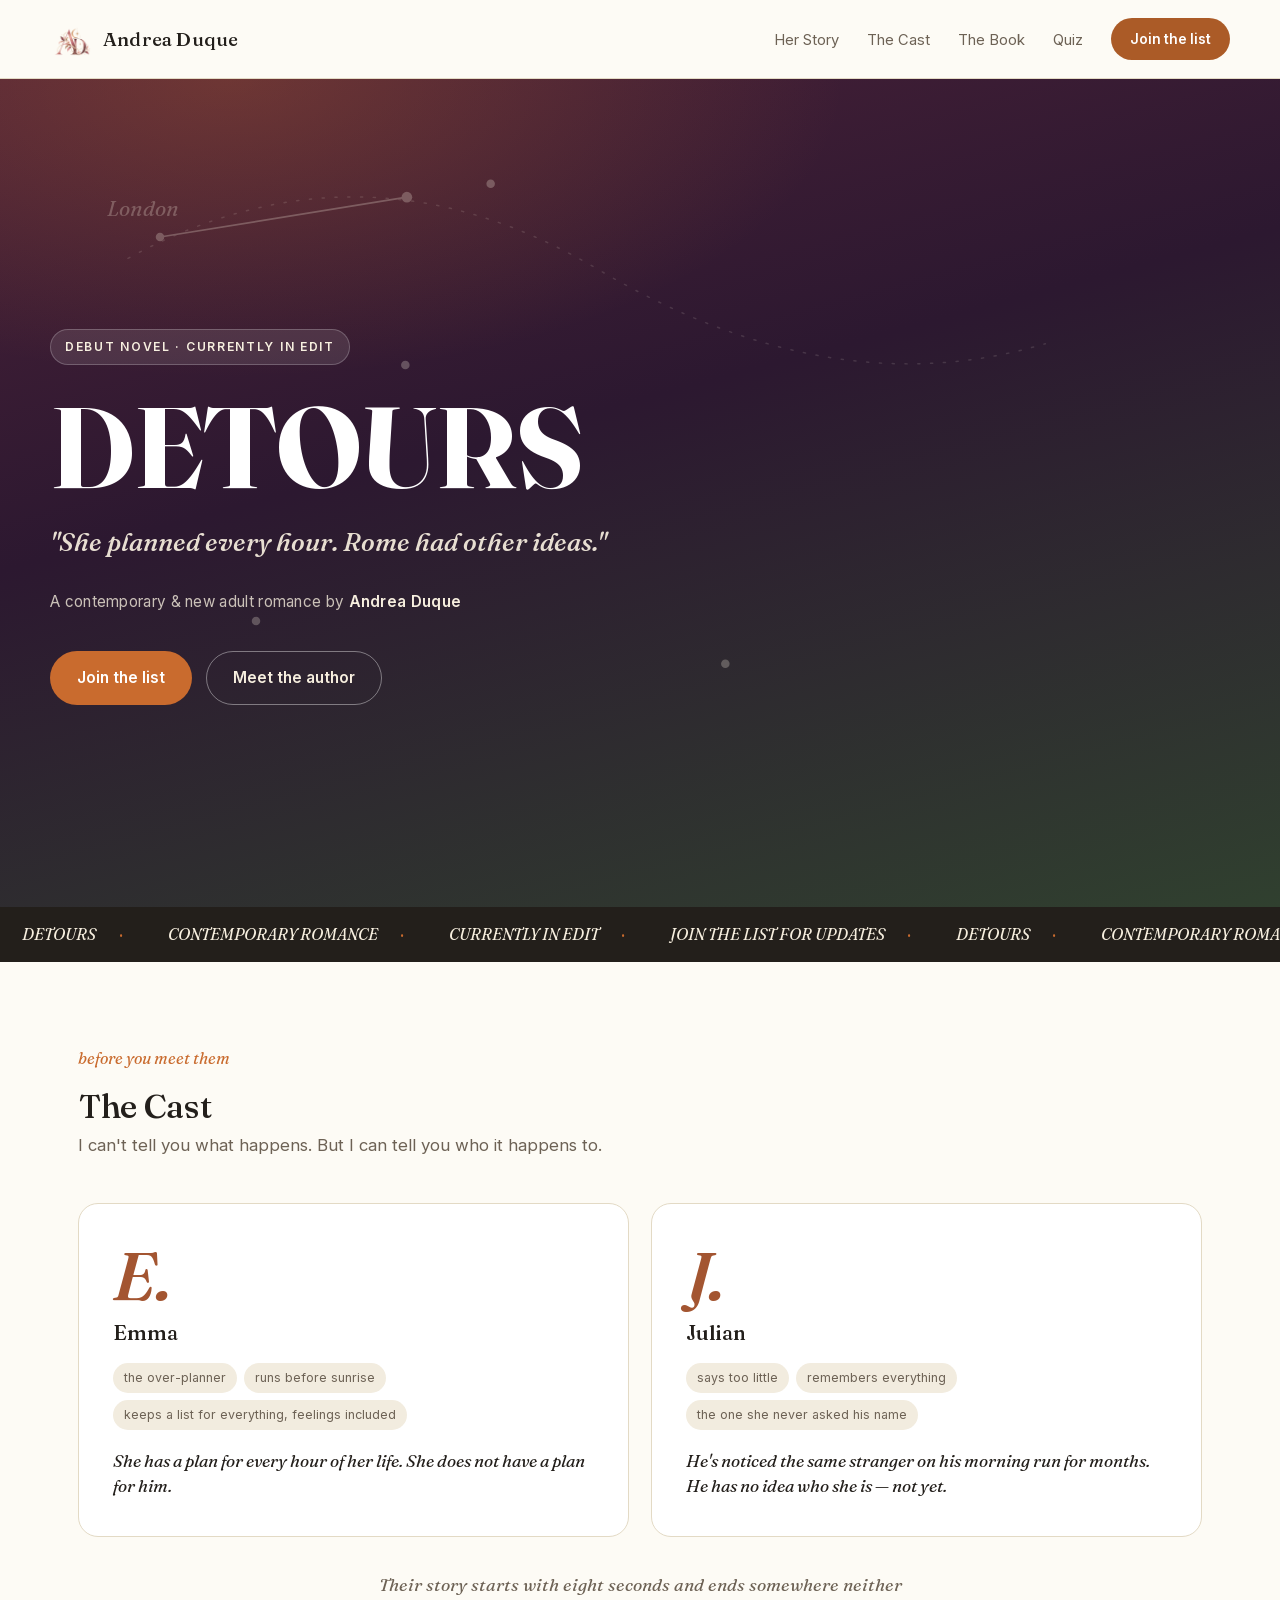
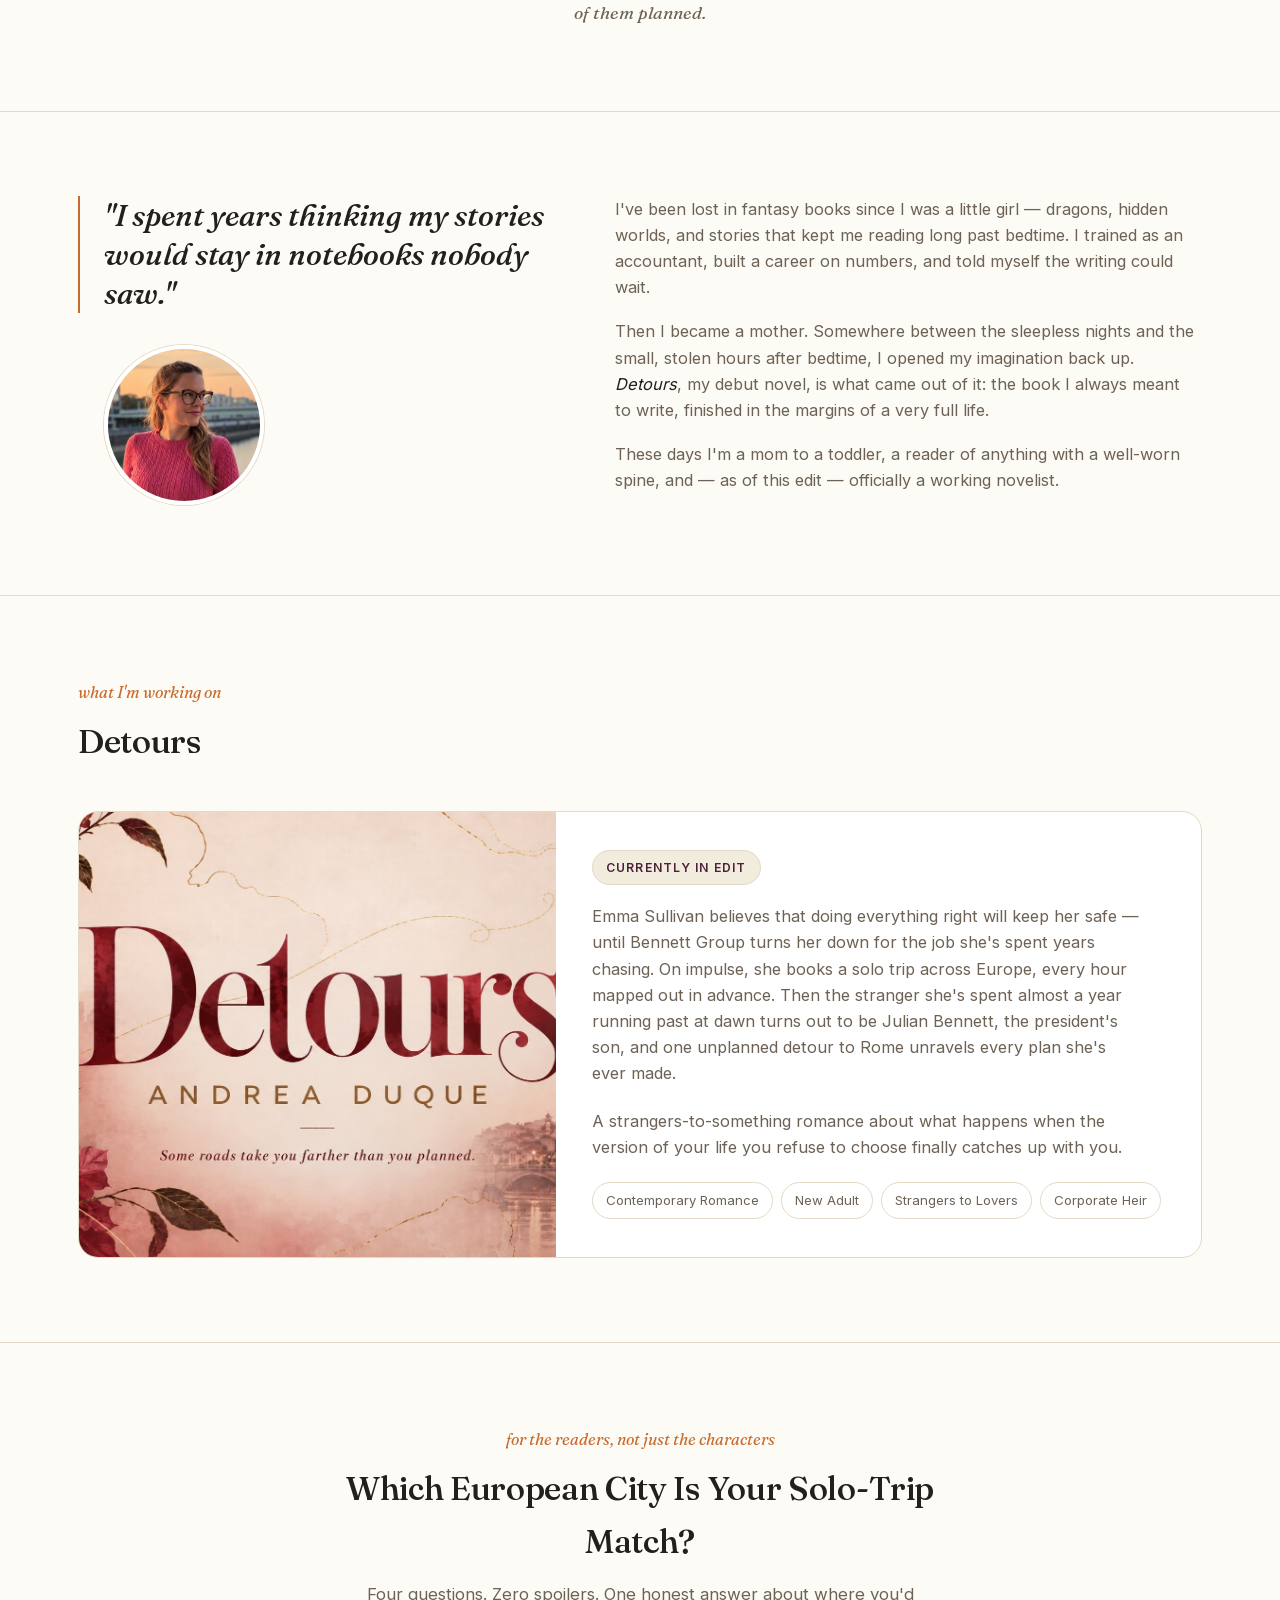
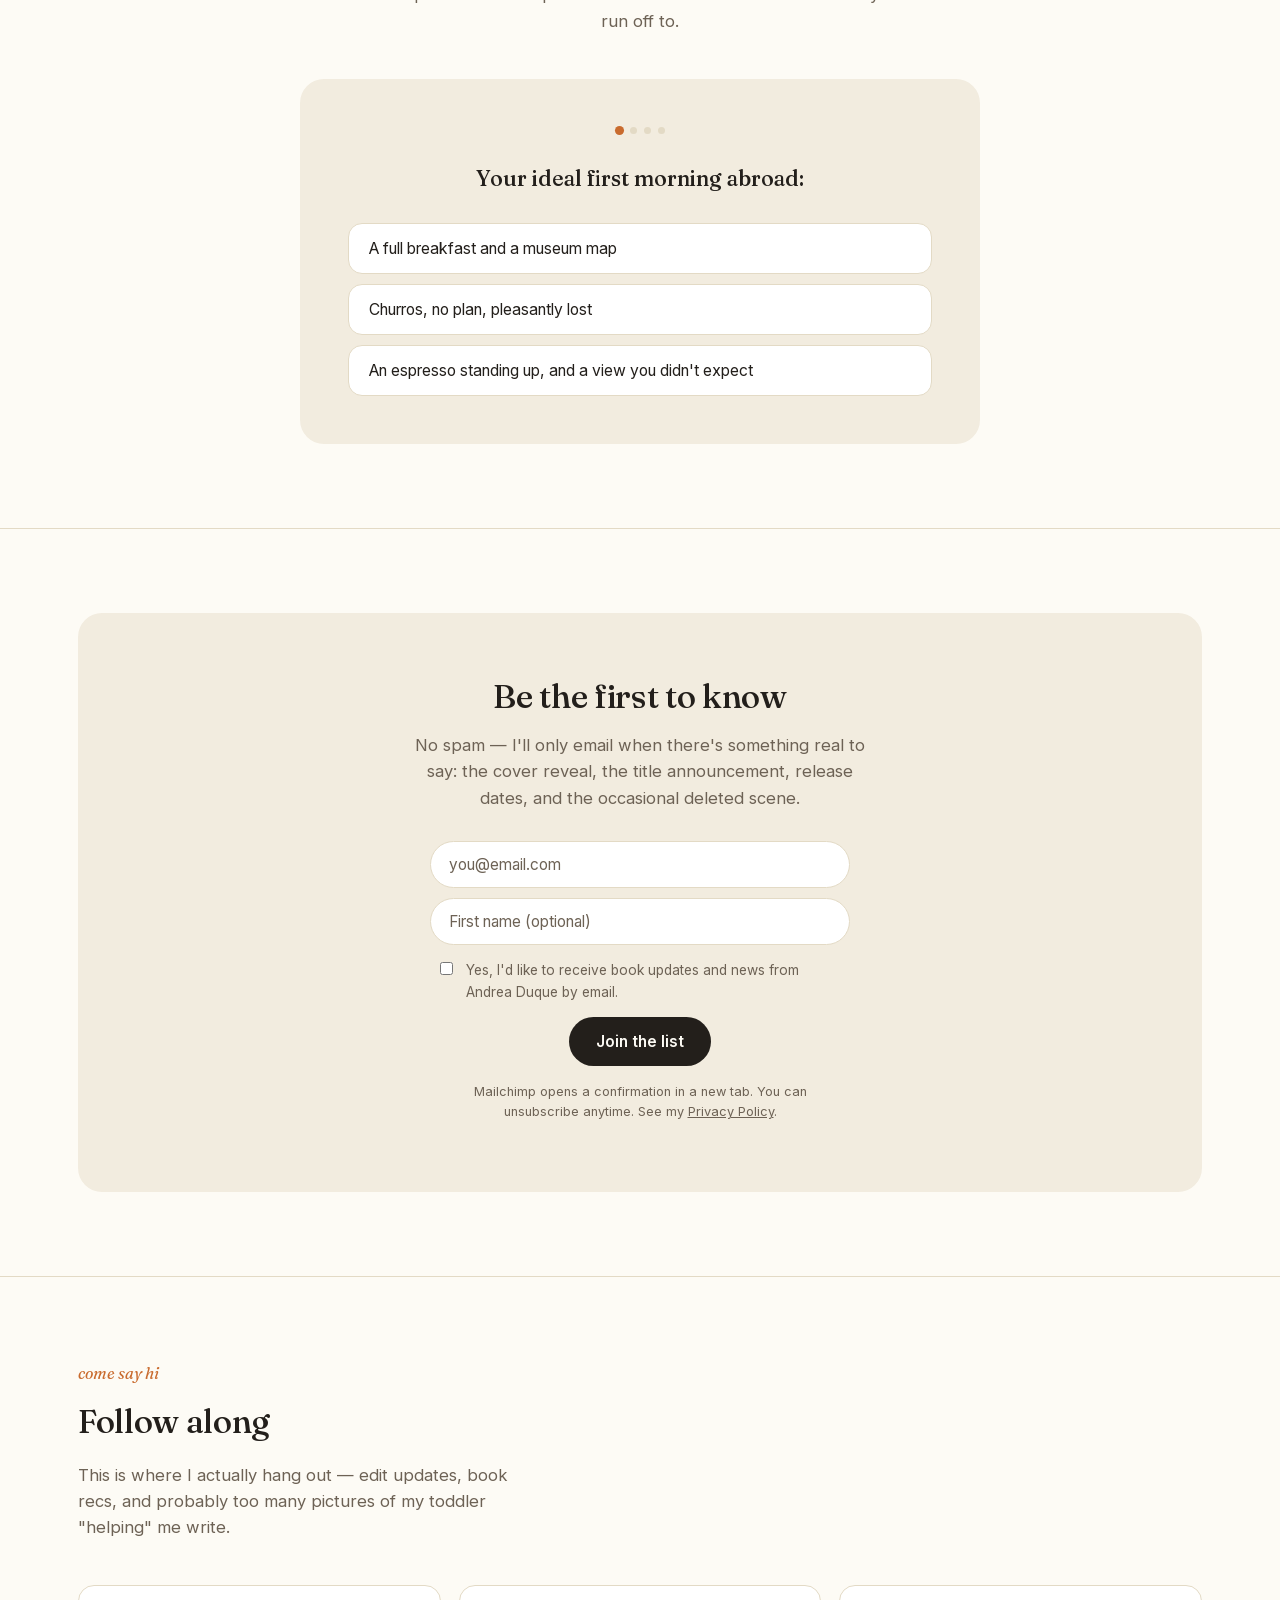
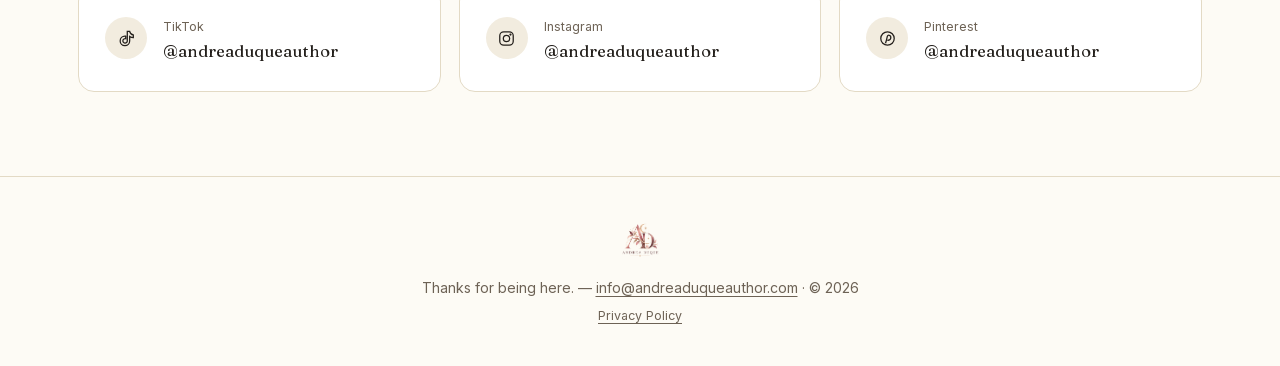
<file: index.html>
<!doctype html>
<html lang="en">
<head>
<meta charset="utf-8">
<meta http-equiv="Content-Security-Policy" content="default-src 'none'; script-src 'unsafe-inline'; style-src 'self' 'unsafe-inline'; font-src 'self'; img-src 'self' data:; base-uri 'none'; form-action https://andreaduqueauthor.us17.list-manage.com; object-src 'none'">
<meta name="referrer" content="strict-origin-when-cross-origin">
<meta name="viewport" content="width=device-width,initial-scale=1,viewport-fit=cover">
<title>Andrea Duque — Author of Detours</title>
<meta name="description" content="Andrea Duque writes contemporary & new adult romance. Her debut novel, Detours, is currently in edit — join the list for the cover reveal and release news.">
<meta name="robots" content="index,follow">
<link rel="canonical" href="https://andreaduqueauthor.com/">
<meta property="og:url" content="https://andreaduqueauthor.com/">
<meta name="author" content="Andrea Duque">
<meta property="og:type" content="website">
<meta property="og:title" content="Andrea Duque — Author of Detours">
<meta property="og:description" content="Contemporary & new adult romance. Debut novel Detours, currently in edit.">
<meta property="og:site_name" content="Andrea Duque">
<meta property="og:image" content="https://andreaduqueauthor.com/og-image.jpg">
<meta property="og:image:width" content="1200">
<meta property="og:image:height" content="630">
<meta property="og:image:alt" content="Detours by Andrea Duque. Some roads take you farther than you planned. Watercolor artwork of the New York skyline and Rome.">
<meta name="twitter:card" content="summary_large_image">
<meta name="twitter:title" content="Andrea Duque — Author of Detours">
<meta name="twitter:description" content="Contemporary & new adult romance. Debut novel Detours, currently in edit.">
<meta name="twitter:image" content="https://andreaduqueauthor.com/og-image.jpg">
<meta name="twitter:image:alt" content="Detours by Andrea Duque. Some roads take you farther than you planned.">
<link rel="icon" href="/favicon.ico" sizes="any">
<link rel="icon" type="image/png" sizes="192x192" href="/icon-192.png">
<link rel="apple-touch-icon" href="/apple-touch-icon.png">
<link rel="stylesheet" href="/fonts/fonts.css">
<script type="application/ld+json">
{
  "@context": "https://schema.org",
  "@type": "Person",
  "name": "Andrea Duque",
  "jobTitle": "Author",
  "description": "Contemporary & new adult romance author, debut novel Detours.",
  "sameAs": [
    "https://www.tiktok.com/@andreaduqueauthor",
    "https://www.instagram.com/andreaduqueauthor",
    "https://www.pinterest.com/andreaduqueauthor"
  ]
}
</script>
<style>
/* ============================================================
   DESIGN PLAN — v3
   Brief: "more like rebeccayarros.com / sarahjmaas.com" — bold,
   dramatic, confident big-author energy for the hero and a
   recurring title treatment, while staying honest about being
   a debut (no bestseller badges, no fake reviews, no cover art
   that doesn't exist yet). The rest of the page stays the clean
   cream editorial layout from the last round.

   Color — "modern fall": plum, pumpkin, warm greige, charcoal
   green. Body stays white/cream; the hero + the book panel get
   a dramatic dark plum→charcoal gradient, the one place the
   site is allowed to be loud, echoing the reference sites'
   full-bleed moody hero without borrowing fantasy imagery that
   doesn't belong to this book.

   Imagery: no stock photography. In place of a dragon/sky scene,
   a bespoke line-art route map (London → Amsterdam → Paris →
   Madrid → ?) drawn in thin cream strokes over the dark hero
   gradient — the last stop stays a question mark on purpose.

   Type: Fraunces at real display weight/size for the title
   treatment (hero + book panel), Inter everywhere functional.
   ============================================================ */

:root{
  --paper:#FDFBF5;
  --paper2:#F2ECDF;
  --panel-border:#E3DAC5;
  --ink:#231F1B;
  --muted:#6D6255;
  --sage:#30402F;
  --sage-ink:#FDFBF5;
  --rose:#C96B2E;
  --rose-ink:#FDFBF5;
  --gold:#4B2138;
  --card:#FFFFFF;
  --cream:#F7EFDF;
  color-scheme: light;
}
@media (prefers-color-scheme: dark){
  /* The page stays white/cream no matter the system theme — only the
     hero and book panel are ever allowed to go dark, and they do that
     on purpose with their own gradient, not via this toggle. */
  :root:not([data-theme="light"]){
    --paper:#FDFBF5;
    --paper2:#F2ECDF;
    --panel-border:#E3DAC5;
    --ink:#231F1B;
    --muted:#6D6255;
    --sage:#30402F;
    --sage-ink:#FDFBF5;
    --rose:#C96B2E;
    --rose-ink:#FDFBF5;
    --gold:#4B2138;
    --card:#FFFFFF;
    color-scheme: light;
  }
}
:root[data-theme="dark"]{
  --paper:#FDFBF5;
  --paper2:#F2ECDF;
  --panel-border:#E3DAC5;
  --ink:#231F1B;
  --muted:#6D6255;
  --sage:#30402F;
  --sage-ink:#FDFBF5;
  --rose:#C96B2E;
  --rose-ink:#FDFBF5;
  --gold:#4B2138;
  --card:#FFFFFF;
  color-scheme: light;
}

*{box-sizing:border-box;}
html{scroll-behavior:smooth;}
@media (prefers-reduced-motion: reduce){ html{scroll-behavior:auto;} }
body{
  margin:0;
  background:var(--paper);
  color:var(--ink);
  font-family:"Inter",system-ui,sans-serif;
  font-size:16.5px;
  line-height:1.6;
  -webkit-font-smoothing:antialiased;
}
img,svg{display:block;max-width:100%;}
a{color:inherit;}
.wrap{max-width:1180px;margin:0 auto;padding:0 28px;}
.serif{font-family:"Fraunces",Georgia,serif;}

a:focus-visible,button:focus-visible,input:focus-visible{
  outline:2px solid var(--rose);
  outline-offset:3px;
  border-radius:3px;
}

/* ---- nav ---- */
header.nav{
  position:sticky;top:0;z-index:40;
  overflow:visible;
  background:color-mix(in srgb, var(--paper) 88%, transparent);
  backdrop-filter:blur(8px);
  border-bottom:1px solid var(--panel-border);
}
.nav-row{
  display:flex;align-items:center;justify-content:space-between;
  padding:18px 0;
}
.wordmark{
  font-family:"Fraunces",serif;
  font-weight:500;
  font-size:1.2rem;
  letter-spacing:0.01em;
  text-decoration:none;
}
.nav-links{display:flex;align-items:center;gap:28px;list-style:none;margin:0;padding:0;}
.nav-links a{
  text-decoration:none;font-size:0.92rem;color:var(--muted);
  position:relative;padding-bottom:3px;
}
.nav-links a:hover{color:var(--ink);}
.nav-links a::after{
  content:"";position:absolute;left:0;right:100%;bottom:0;height:1px;
  background:var(--rose);transition:right .25s ease;
}
.nav-links a:hover::after{right:0;}
.nav-links .btn{padding:9px 18px;font-size:0.86rem;}
/* nav CTA: brand orange, a shade deeper than the hero button so the small white text stays readable (4.5:1+) */
.nav-links .btn-solid{background:color-mix(in srgb, var(--rose) 85%, black);color:#fff;}
.nav-links .btn-solid:hover{background:var(--ink);color:#fff;}
.nav-links .btn::after{display:none;}

.nav-toggle{
  display:none;background:none;border:none;cursor:pointer;padding:6px;
  width:34px;height:34px;align-items:center;justify-content:center;
}
.nav-toggle span, .nav-toggle span::before, .nav-toggle span::after{
  content:"";display:block;width:20px;height:1.5px;background:var(--ink);
  transition:transform .2s ease, opacity .2s ease;position:relative;
}
.nav-toggle span::before{position:absolute;top:-6px;}
.nav-toggle span::after{position:absolute;top:6px;}
.nav-toggle.open span{background:transparent;}
.nav-toggle.open span::before{transform:translateY(6px) rotate(45deg);}
.nav-toggle.open span::after{transform:translateY(-6px) rotate(-45deg);}

@media (max-width:700px){
  .nav-toggle{display:flex;}
  .nav-links{
    display:none;position:absolute;top:100%;left:0;right:0;
    flex-direction:column;align-items:stretch;gap:0;
    background:var(--paper);border-bottom:1px solid var(--panel-border);
    padding:8px 28px 20px;
  }
  .nav-links.open{display:flex;}
  .nav-links li{border-top:1px solid var(--panel-border);}
  .nav-links li:first-child{border-top:none;}
  .nav-links a{display:block;padding:14px 2px;font-size:1rem;}
  .nav-links .nav-cta{padding:16px 0 4px;}
  .nav-links .nav-cta .btn{display:inline-flex;width:100%;justify-content:center;padding:13px;}
}

/* ---- hero (dramatic, full-bleed) ---- */
.hero{
  position:relative;overflow:hidden;
  background:
    radial-gradient(ellipse 80% 60% at 18% 0%, color-mix(in srgb, var(--rose) 30%, transparent), transparent 60%),
    linear-gradient(165deg, var(--gold) 0%, #2C1830 42%, var(--sage) 100%);
  color:var(--cream);
  padding:0;
  min-height:min(92vh,880px);
  display:flex;align-items:center;
}
.hero-map{
  position:absolute;inset:0;width:100%;height:100%;
  opacity:0.26;pointer-events:none;
}
.hero-map-mobile{display:none;}
@media (max-width:700px){
  .hero-map-desktop{display:none;}
  /* brighter than desktop so the city names stay legible on a small screen */
  .hero-map-mobile{display:block;opacity:0.42;}
}
.hero-inner{position:relative;z-index:1;padding:120px 0 72px;width:100%;}
@media (max-width:1236px){ .hero-inner{padding-left:28px;padding-right:28px;} }
.hero-badge{
  display:inline-flex;align-items:center;gap:8px;
  font-size:0.76rem;letter-spacing:0.14em;text-transform:uppercase;
  color:var(--cream);background:rgba(255,255,255,0.1);
  border:1px solid rgba(255,255,255,0.22);
  padding:7px 14px;border-radius:999px;margin:0 0 28px;
  font-family:"Inter",sans-serif;font-weight:600;
}
.hero h1{
  font-size:clamp(3.4rem,10vw,7.2rem);
  line-height:0.92;
  margin:0 0 26px;
  font-weight:700;
  letter-spacing:-0.01em;
  color:#fff;
}
.hero blockquote{
  margin:0 0 30px;font-family:"Fraunces",serif;font-style:italic;font-weight:500;
  font-size:clamp(1.2rem,2.3vw,1.6rem);line-height:1.4;max-width:34ch;
  color:color-mix(in srgb, var(--cream) 92%, transparent);
}
.hero .byline{
  font-size:0.95rem;color:color-mix(in srgb, var(--cream) 78%, transparent);
  margin:0 0 36px;letter-spacing:0.02em;
}
.hero .byline strong{color:var(--cream);font-weight:600;}
.cta-row{display:flex;gap:14px;flex-wrap:wrap;}
.btn{
  display:inline-flex;align-items:center;gap:8px;
  padding:14px 26px;border-radius:999px;
  font-size:0.95rem;font-weight:600;text-decoration:none;
  border:1px solid transparent;cursor:pointer;
  transition:transform .15s ease, background .2s ease, border-color .2s ease, color .2s ease;
  font-family:"Inter",sans-serif;
}
.btn:hover{transform:translateY(-1px);}
.btn-solid{background:var(--rose);color:#fff;}
.btn-solid:hover{background:color-mix(in srgb, var(--rose) 85%, white);}
.btn-ghost{border-color:rgba(255,255,255,0.4);color:var(--cream);}
.btn-ghost:hover{border-color:var(--cream);background:rgba(255,255,255,0.08);}
.btn-dark{background:var(--ink);color:var(--paper);}
.btn-dark:hover{background:var(--rose);}
.btn-outline{border-color:var(--panel-border);color:var(--ink);}
.btn-outline:hover{border-color:var(--rose);color:var(--rose);}

.hero-anim{opacity:0;transform:translateY(16px);animation:rise .65s ease forwards;}
.hero-anim.d1{animation-delay:.02s;}
.hero-anim.d2{animation-delay:.14s;}
.hero-anim.d3{animation-delay:.26s;}
.hero-anim.d4{animation-delay:.36s;}
@keyframes rise{to{opacity:1;transform:translateY(0);}}
@media (prefers-reduced-motion: reduce){
  .hero-anim{opacity:1;transform:none;animation:none;}
}
.route-static{display:none;}
@media (prefers-reduced-motion: reduce){
  .route-animated{display:none;}
  .route-static{display:block;}
}

/* ---- marquee strip ---- */
.marquee{
  background:var(--ink);color:var(--cream);
  overflow:hidden;white-space:nowrap;
  padding:14px 0;
}
.marquee-track{
  display:inline-flex;gap:0;
  animation:scroll 26s linear infinite;
}
.marquee span{
  font-family:"Fraunces",serif;font-style:italic;font-size:1rem;
  padding:0 1.4rem;white-space:nowrap;
}
.marquee span::after{content:"·";margin-left:1.4rem;color:var(--rose);font-style:normal;}
@keyframes scroll{from{transform:translateX(0);}to{transform:translateX(-50%);}}
@media (prefers-reduced-motion: reduce){
  .marquee-track{animation:none;}
  .marquee{text-align:center;}
}

/* ---- section shell ---- */
section{padding:84px 0;}
.section-head{max-width:640px;margin:0 0 44px;}
.kicker{
  font-family:"Fraunces",serif;font-style:italic;color:var(--rose);
  font-size:1rem;margin:0 0 8px;
}
h2{
  font-size:clamp(1.7rem,2.6vw,2.2rem);margin:0;font-weight:500;letter-spacing:-0.01em;
}
hr.rule{border:none;border-top:1px solid var(--panel-border);margin:0;}

/* ---- story ---- */
.story-grid{display:grid;grid-template-columns:0.9fr 1.1fr;gap:56px;align-items:start;}
@media (max-width:880px){ .story-grid{grid-template-columns:1fr;} }
blockquote.pull{
  margin:0;font-family:"Fraunces",serif;font-style:italic;font-weight:500;
  font-size:clamp(1.4rem,2.6vw,1.85rem);line-height:1.32;color:var(--ink);
  border-left:2px solid var(--rose);padding-left:24px;
}
.author-photo{width:160px;height:160px;border-radius:50%;object-fit:cover;margin:32px 0 0 26px;border:4px solid var(--card);box-shadow:0 0 0 1px var(--panel-border);}
@media (max-width:880px){ .author-photo{width:128px;height:128px;margin-top:24px;} }
.story-text p{margin:0 0 18px;color:var(--muted);font-size:1.02rem;max-width:58ch;}
.story-text em{color:var(--ink);font-style:italic;}

/* ---- book ---- */
.book-card{
  background:var(--card);border:1px solid var(--panel-border);border-radius:20px;
  display:grid;grid-template-columns:0.85fr 1.15fr;overflow:hidden;
}
/* Desktop keeps the original side-by-side card; the artwork fills the left panel. */
.book-cover{display:block;width:100%;height:100%;min-height:340px;object-fit:cover;object-position:center;}
@media (max-width:1200px){
  .book-card{grid-template-columns:1fr;}
  .book-cover{height:auto;min-height:0;aspect-ratio:1672/941;}
}
.book-body .status{
  display:inline-block;margin-bottom:18px;font-size:0.76rem;letter-spacing:0.1em;text-transform:uppercase;
  color:var(--gold);background:var(--paper2);border:1px solid var(--panel-border);
  padding:7px 13px;border-radius:999px;font-family:"Inter",sans-serif;font-weight:600;
}
.book-body{padding:38px 36px;}
.book-body p{color:var(--muted);font-size:1.02rem;margin:0 0 22px;max-width:55ch;}
.tags{display:flex;flex-wrap:wrap;gap:8px;}
.tag{
  font-size:0.82rem;padding:7px 13px;border-radius:999px;
  border:1px solid var(--panel-border);color:var(--muted);font-family:"Inter",sans-serif;
}

/* ---- join list ---- */
.join{
  background:var(--paper2);border-radius:24px;padding:56px 48px;text-align:center;
}
.join h2{margin-bottom:10px;}
.join p.sub{color:var(--muted);margin:0 auto 30px;max-width:46ch;}
.signup{display:flex;gap:10px;max-width:420px;margin:0 auto;flex-wrap:wrap;justify-content:center;}
.signup input[type=email],.signup input[type=text]{
  flex:1 1 230px;padding:13px 18px;border-radius:999px;border:1px solid var(--panel-border);
  background:var(--card);color:var(--ink);font-family:"Inter",sans-serif;font-size:0.96rem;
}
.signup input::placeholder{color:var(--muted);}
.signup .consent{flex:1 1 100%;display:flex;gap:10px;align-items:flex-start;text-align:left;font-size:0.86rem;color:var(--muted);margin:4px 6px;cursor:pointer;}
.signup .consent input{margin-top:3px;accent-color:var(--sage);}
.signup button[disabled]{opacity:0.6;cursor:wait;}
.signup-msg{margin:16px auto 0;max-width:44ch;font-family:"Fraunces",serif;font-style:italic;}
.signup-msg:empty{display:none;}
.signup-msg.ok{color:var(--sage);}
.signup-msg.err{color:#9A3412;}
.fineprint{font-size:0.8rem;color:var(--muted);margin-top:16px;max-width:44ch;margin-left:auto;margin-right:auto;}

/* ---- follow ---- */
.follow-row{display:grid;grid-template-columns:repeat(3,1fr);gap:18px;}
@media (max-width:700px){ .follow-row{grid-template-columns:1fr;} }
.follow-card{
  border:1px solid var(--panel-border);border-radius:16px;padding:26px;
  display:flex;align-items:center;gap:16px;text-decoration:none;color:var(--ink);
  background:var(--card);transition:border-color .18s ease, transform .18s ease;
}
.follow-card:hover{border-color:var(--rose);transform:translateY(-2px);}
.follow-card .ic{
  width:42px;height:42px;border-radius:50%;display:flex;align-items:center;justify-content:center;
  background:var(--paper2);flex-shrink:0;
}
.follow-card .ic svg{width:19px;height:19px;}
.follow-card .label{font-size:0.78rem;color:var(--muted);text-transform:none;}
.follow-card .handle{font-family:"Fraunces",serif;font-size:1.05rem;}

/* ---- footer ---- */
footer{
  border-top:1px solid var(--panel-border);padding:40px 0;text-align:center;
}
footer .wordmark{font-size:1rem;}
footer p{color:var(--muted);font-size:0.88rem;margin:10px 0 0;}
footer a{text-decoration:underline;text-underline-offset:3px;}
footer p.legal{font-size:0.78rem;margin-top:6px;}

/* ---- logo ---- */
.logo-mark{height:34px;width:auto;display:block;}
.wordmark-row{display:flex;align-items:center;gap:10px;text-decoration:none;}
footer .logo-mark{height:46px;margin:0 auto 14px;}

/* ---- cast (character intrigue) ---- */
.cast-intro{max-width:56ch;color:var(--muted);font-size:1.05rem;margin:0 0 40px;}
.cast-grid{display:grid;grid-template-columns:1fr 1fr;gap:22px;}
@media (max-width:760px){ .cast-grid{grid-template-columns:1fr;} }
.cast-card{
  background:var(--card);border:1px solid var(--panel-border);border-radius:20px;
  padding:38px 34px;position:relative;overflow:hidden;
}
.cast-card .initial{
  font-family:"Fraunces",serif;font-style:italic;font-weight:600;
  font-size:4.2rem;line-height:1;color:color-mix(in srgb, var(--rose) 70%, var(--gold));
  margin:0 0 6px;
}
.cast-card h3{font-family:"Fraunces",serif;font-weight:500;font-size:1.3rem;margin:0 0 14px;}
.cast-chips{display:flex;flex-wrap:wrap;gap:7px;margin:0 0 18px;}
.cast-chip{
  font-size:0.78rem;padding:5px 11px;border-radius:999px;
  background:var(--paper2);color:var(--muted);font-family:"Inter",sans-serif;
}
.cast-line{
  font-family:"Fraunces",serif;font-style:italic;color:var(--ink);
  font-size:1.08rem;line-height:1.45;margin:0;
}
.cast-close{
  text-align:center;margin:34px auto 0;max-width:48ch;color:var(--muted);
  font-family:"Fraunces",serif;font-style:italic;font-size:1.1rem;
}

/* ---- quiz ---- */
.quiz-card{
  background:var(--paper2);border-radius:24px;padding:48px;max-width:680px;margin:0 auto;
}
@media (max-width:600px){ .quiz-card{padding:32px 24px;} }
.quiz-progress{display:flex;gap:7px;justify-content:center;margin:0 0 28px;}
.quiz-dot{width:7px;height:7px;border-radius:50%;background:var(--panel-border);transition:background .2s ease, transform .2s ease;}
.quiz-dot.active{background:var(--rose);transform:scale(1.3);}
.quiz-dot.done{background:var(--sage);}
.quiz-q{font-family:"Fraunces",serif;font-size:1.35rem;text-align:center;margin:0 0 26px;font-weight:500;}
.quiz-options{display:flex;flex-direction:column;gap:10px;}
.quiz-opt{
  display:block;width:100%;text-align:left;padding:15px 20px;border-radius:14px;
  border:1px solid var(--panel-border);background:var(--card);color:var(--ink);
  font-family:"Inter",sans-serif;font-size:0.98rem;cursor:pointer;
  transition:border-color .15s ease, transform .15s ease;
}
.quiz-opt:hover{border-color:var(--rose);transform:translateX(2px);}
.quiz-result{display:none;text-align:center;}
.quiz-result.show{display:block;}
.quiz-result .city{
  font-family:"Fraunces",serif;font-weight:700;font-size:clamp(2rem,5vw,2.8rem);
  color:var(--gold);margin:0 0 6px;
}
.quiz-result .tagline{color:var(--rose);font-family:"Fraunces",serif;font-style:italic;font-size:1.1rem;margin:0 0 18px;}
.quiz-result p.desc{color:var(--muted);max-width:50ch;margin:0 auto 26px;font-size:1.02rem;}
.quiz-again{background:none;border:none;color:var(--muted);text-decoration:underline;text-underline-offset:3px;font-family:"Inter",sans-serif;font-size:0.88rem;cursor:pointer;margin-top:14px;}
.quiz-q-wrap{display:none;}
.quiz-q-wrap.active{display:block;}
</style>
</head>
<body>

<header class="nav">
  <div class="wrap nav-row">
    <a class="wordmark wordmark-row" href="#top">
      <img class="logo-mark" src="[data-uri]" alt="Andrea Duque monogram">
      Andrea Duque
    </a>
    <button class="nav-toggle" id="navToggle" type="button" aria-expanded="false" aria-controls="navLinks" aria-label="Open menu">
      <span></span>
    </button>
    <ul class="nav-links" id="navLinks">
      <li><a href="#story">Her Story</a></li>
      <li><a href="#cast">The Cast</a></li>
      <li><a href="#book">The Book</a></li>
      <li><a href="#quiz">Quiz</a></li>
      <li class="nav-cta"><a class="btn btn-solid" href="#join">Join the list</a></li>
    </ul>
  </div>
</header>

<main id="top">

  <section class="hero">
    <svg class="hero-map hero-map-desktop" viewBox="0 0 1200 800" preserveAspectRatio="xMidYMid slice" aria-hidden="true">
      <path d="M120 180 Q 340 60 560 190 T 980 260" fill="none" stroke="#F7EFDF" stroke-width="1.4" stroke-linecap="round" stroke-dasharray="2 10" opacity="0.5"/>

      <!-- animated route: plays unless the viewer asked for reduced motion -->
      <g class="route-animated">
        <path d="M150 160 L 460 110 L 380 280 L 240 520 L 680 560" fill="none" stroke="#F7EFDF" stroke-width="1.6"
              stroke-linecap="round" stroke-dasharray="1" stroke-dashoffset="1" pathLength="1" opacity="0">
          <animate attributeName="stroke-dashoffset" values="1;1;0;0;0" keyTimes="0;0.05;0.65;0.85;1" dur="11s" repeatCount="indefinite"/>
          <animate attributeName="opacity" values="0;1;1;1;0" keyTimes="0;0.05;0.6;0.9;1" dur="11s" repeatCount="indefinite"/>
        </path>
        <circle r="5" fill="#F7EFDF" opacity="0">
          <animateMotion dur="11s" repeatCount="indefinite" keyPoints="0;0;1;1;1" keyTimes="0;0.05;0.65;0.85;1" calcMode="linear"
            path="M150 160 L 460 110 L 380 280 L 240 520 L 680 560"/>
          <animate attributeName="opacity" values="0;1;1;1;0" keyTimes="0;0.05;0.6;0.9;1" dur="11s" repeatCount="indefinite"/>
        </circle>
        <g fill="#F7EFDF">
          <circle cx="150" cy="160" r="4"><animate attributeName="r" values="4;4;7;4;4" keyTimes="0;0.03;0.09;0.15;1" dur="11s" repeatCount="indefinite"/></circle>
          <circle cx="460" cy="110" r="4"><animate attributeName="r" values="4;4;4;7;4;4" keyTimes="0;0.17;0.20;0.26;0.32;1" dur="11s" repeatCount="indefinite"/></circle>
          <circle cx="380" cy="280" r="4"><animate attributeName="r" values="4;4;4;7;4;4" keyTimes="0;0.26;0.30;0.36;0.42;1" dur="11s" repeatCount="indefinite"/></circle>
          <circle cx="240" cy="520" r="4"><animate attributeName="r" values="4;4;4;7;4;4" keyTimes="0;0.40;0.43;0.49;0.55;1" dur="11s" repeatCount="indefinite"/></circle>
          <circle cx="680" cy="560" r="5"><animate attributeName="r" values="4;4;4;8;6;6;4" keyTimes="0;0.6;0.65;0.71;0.85;0.95;1" dur="11s" repeatCount="indefinite"/></circle>
        </g>
        <g font-family="Fraunces, serif" font-style="italic" font-size="20" fill="#F7EFDF">
          <text x="100" y="140" opacity="0"><animate attributeName="opacity" values="0;0;1;1;1;0" keyTimes="0;0.02;0.08;0.6;0.9;1" dur="11s" repeatCount="indefinite"/>London</text>
          <text x="410" y="90" opacity="0"><animate attributeName="opacity" values="0;0;1;1;1;0" keyTimes="0;0.19;0.26;0.6;0.9;1" dur="11s" repeatCount="indefinite"/>Amsterdam</text>
          <text x="330" y="310" opacity="0"><animate attributeName="opacity" values="0;0;1;1;1;0" keyTimes="0;0.28;0.36;0.6;0.9;1" dur="11s" repeatCount="indefinite"/>Paris</text>
          <text x="190" y="555" opacity="0"><animate attributeName="opacity" values="0;0;1;1;1;0" keyTimes="0;0.42;0.49;0.6;0.9;1" dur="11s" repeatCount="indefinite"/>Madrid</text>
          <text x="700" y="545" font-size="26" font-weight="700" opacity="0"><animate attributeName="opacity" values="0;0;1;1;1;0" keyTimes="0;0.63;0.71;0.9;0.95;1" dur="11s" repeatCount="indefinite"/>?</text>
        </g>
      </g>

      <!-- static fallback: shown only under prefers-reduced-motion -->
      <g class="route-static">
        <path d="M150 160 L 460 110 L 380 280 L 240 520 L 680 560" fill="none" stroke="#F7EFDF" stroke-width="1.6" stroke-linecap="round" stroke-dasharray="4 8" opacity="0.7"/>
        <g fill="#F7EFDF">
          <circle cx="150" cy="160" r="5"/>
          <circle cx="460" cy="110" r="5"/>
          <circle cx="380" cy="280" r="5"/>
          <circle cx="240" cy="520" r="5"/>
          <circle cx="680" cy="560" r="6"/>
        </g>
        <g font-family="Fraunces, serif" font-style="italic" font-size="20" fill="#F7EFDF" opacity="0.85">
          <text x="100" y="140">London</text>
          <text x="410" y="90">Amsterdam</text>
          <text x="330" y="310">Paris</text>
          <text x="190" y="555">Madrid</text>
          <text x="700" y="545" font-size="26" font-weight="700">?</text>
        </g>
      </g>
    </svg>
    <!-- phone version of the map: portrait layout, cities kept above and below the hero text -->
    <svg class="hero-map hero-map-mobile" viewBox="0 0 400 800" preserveAspectRatio="xMidYMid slice" aria-hidden="true">
      <g class="route-animated">
        <path d="M60 112 L 300 62 L 378 168 L 352 728 L 92 748" fill="none" stroke="#F7EFDF" stroke-width="1.6"
              stroke-linecap="round" stroke-dasharray="1" stroke-dashoffset="1" pathLength="1" opacity="0">
          <animate attributeName="stroke-dashoffset" values="1;1;0;0;0" keyTimes="0;0.05;0.65;0.85;1" dur="11s" repeatCount="indefinite"/>
          <animate attributeName="opacity" values="0;1;1;1;0" keyTimes="0;0.05;0.6;0.9;1" dur="11s" repeatCount="indefinite"/>
        </path>
        <circle r="5" fill="#F7EFDF" opacity="0">
          <animateMotion dur="11s" repeatCount="indefinite" keyPoints="0;0;1;1;1" keyTimes="0;0.05;0.65;0.85;1" calcMode="linear"
            path="M60 112 L 300 62 L 378 168 L 352 728 L 92 748"/>
          <animate attributeName="opacity" values="0;1;1;1;0" keyTimes="0;0.05;0.6;0.9;1" dur="11s" repeatCount="indefinite"/>
        </circle>
        <g fill="#F7EFDF">
          <circle cx="60" cy="112" r="4"><animate attributeName="r" values="4;4;7;4;4" keyTimes="0;0.03;0.09;0.15;1" dur="11s" repeatCount="indefinite"/></circle>
          <circle cx="300" cy="62" r="4"><animate attributeName="r" values="4;4;4;7;4;4" keyTimes="0;0.17;0.20;0.26;0.32;1" dur="11s" repeatCount="indefinite"/></circle>
          <circle cx="378" cy="168" r="4"><animate attributeName="r" values="4;4;4;7;4;4" keyTimes="0;0.26;0.30;0.36;0.42;1" dur="11s" repeatCount="indefinite"/></circle>
          <circle cx="352" cy="728" r="4"><animate attributeName="r" values="4;4;4;7;4;4" keyTimes="0;0.40;0.43;0.49;0.55;1" dur="11s" repeatCount="indefinite"/></circle>
          <circle cx="92" cy="748" r="5"><animate attributeName="r" values="4;4;4;8;6;6;4" keyTimes="0;0.6;0.65;0.71;0.85;0.95;1" dur="11s" repeatCount="indefinite"/></circle>
        </g>
        <g font-family="Fraunces, serif" font-style="italic" font-size="19" fill="#F7EFDF">
          <text x="48" y="92" text-anchor="start" opacity="0"><animate attributeName="opacity" values="0;0;1;1;1;0" keyTimes="0;0.02;0.08;0.6;0.9;1" dur="11s" repeatCount="indefinite"/>London</text>
          <text x="322" y="42" text-anchor="end" opacity="0"><animate attributeName="opacity" values="0;0;1;1;1;0" keyTimes="0;0.19;0.26;0.6;0.9;1" dur="11s" repeatCount="indefinite"/>Amsterdam</text>
          <text x="364" y="160" text-anchor="end" opacity="0"><animate attributeName="opacity" values="0;0;1;1;1;0" keyTimes="0;0.28;0.36;0.6;0.9;1" dur="11s" repeatCount="indefinite"/>Paris</text>
          <text x="364" y="708" text-anchor="end" opacity="0"><animate attributeName="opacity" values="0;0;1;1;1;0" keyTimes="0;0.42;0.49;0.6;0.9;1" dur="11s" repeatCount="indefinite"/>Madrid</text>
          <text x="62" y="736" font-size="26" font-weight="700" opacity="0"><animate attributeName="opacity" values="0;0;1;1;1;0" keyTimes="0;0.63;0.71;0.9;0.95;1" dur="11s" repeatCount="indefinite"/>?</text>
        </g>
      </g>
      <g class="route-static">
        <path d="M60 112 L 300 62 L 378 168 L 352 728 L 92 748" fill="none" stroke="#F7EFDF" stroke-width="1.6" stroke-linecap="round" stroke-dasharray="4 8" opacity="0.7"/>
        <g fill="#F7EFDF">
          <circle cx="60" cy="112" r="5"/>
          <circle cx="300" cy="62" r="5"/>
          <circle cx="378" cy="168" r="5"/>
          <circle cx="352" cy="728" r="5"/>
          <circle cx="92" cy="748" r="6"/>
        </g>
        <g font-family="Fraunces, serif" font-style="italic" font-size="19" fill="#F7EFDF" opacity="0.85">
          <text x="48" y="92" text-anchor="start">London</text>
          <text x="322" y="42" text-anchor="end">Amsterdam</text>
          <text x="364" y="160" text-anchor="end">Paris</text>
          <text x="364" y="708" text-anchor="end">Madrid</text>
          <text x="62" y="736" font-size="26" font-weight="700">?</text>
        </g>
      </g>
    </svg>
    <div class="wrap hero-inner">
      <p class="hero-badge hero-anim d1">Debut Novel · Currently in Edit</p>
      <h1 class="serif hero-anim d2">DETOURS</h1>
      <blockquote class="hero-anim d3">"She planned every hour. Rome had other ideas."</blockquote>
      <p class="byline hero-anim d3">A contemporary &amp; new adult romance by <strong>Andrea Duque</strong></p>
      <div class="cta-row hero-anim d4">
        <a class="btn btn-solid" href="#join">Join the list</a>
        <a class="btn btn-ghost" href="#story">Meet the author</a>
      </div>
    </div>
  </section>

  <div class="marquee" aria-hidden="true">
    <div class="marquee-track">
      <span>DETOURS</span><span>CONTEMPORARY ROMANCE</span><span>CURRENTLY IN EDIT</span><span>JOIN THE LIST FOR UPDATES</span>
      <span>DETOURS</span><span>CONTEMPORARY ROMANCE</span><span>CURRENTLY IN EDIT</span><span>JOIN THE LIST FOR UPDATES</span>
    </div>
  </div>

  <section id="cast">
    <div class="wrap">
      <div class="section-head">
        <p class="kicker serif">before you meet them</p>
        <h2 class="serif">The Cast</h2>
        <p class="cast-intro">I can't tell you what happens. But I can tell you who it happens to.</p>
      </div>
      <div class="cast-grid">
        <div class="cast-card">
          <p class="initial">E.</p>
          <h3 class="serif">Emma</h3>
          <div class="cast-chips">
            <span class="cast-chip">the over-planner</span>
            <span class="cast-chip">runs before sunrise</span>
            <span class="cast-chip">keeps a list for everything, feelings included</span>
          </div>
          <p class="cast-line">She has a plan for every hour of her life. She does not have a plan for him.</p>
        </div>
        <div class="cast-card">
          <p class="initial">J.</p>
          <h3 class="serif">Julian</h3>
          <div class="cast-chips">
            <span class="cast-chip">says too little</span>
            <span class="cast-chip">remembers everything</span>
            <span class="cast-chip">the one she never asked his name</span>
          </div>
          <p class="cast-line">He's noticed the same stranger on his morning run for months. He has no idea who she is — not yet.</p>
        </div>
      </div>
      <p class="cast-close">Their story starts with eight seconds and ends somewhere neither of them planned.</p>
    </div>
  </section>

  <hr class="rule">

  <section id="story">
    <div class="wrap">
      <div class="story-grid">
        <div>
          <blockquote class="pull serif">"I spent years thinking my stories would stay in notebooks nobody saw."</blockquote>
          <img class="author-photo" src="andrea-duque.jpg" width="400" height="400" loading="lazy" alt="Andrea Duque in glasses and a pink sweater, smiling on a balcony above the Rhine in Cologne at sunset">
        </div>
        <div class="story-text">
          <p>I've been lost in fantasy books since I was a little girl — dragons, hidden worlds, and stories that kept me reading long past bedtime. I trained as an accountant, built a career on numbers, and told myself the writing could wait.</p>
          <p>Then I became a mother. Somewhere between the sleepless nights and the small, stolen hours after bedtime, I opened my imagination back up. <em>Detours</em>, my debut novel, is what came out of it: the book I always meant to write, finished in the margins of a very full life.</p>
          <p>These days I'm a mom to a toddler, a reader of anything with a well-worn spine, and — as of this edit — officially a working novelist.</p>
        </div>
      </div>
    </div>
  </section>

  <hr class="rule">

  <section id="book">
    <div class="wrap">
      <div class="section-head">
        <p class="kicker serif">what I'm working on</p>
        <h2 class="serif">Detours</h2>
      </div>
      <div class="book-card">
        <img class="book-cover" src="detours-banner.jpg" width="1672" height="941" loading="lazy" alt="Detours, a novel by Andrea Duque. Some roads take you farther than you planned. Watercolor artwork of the New York skyline and Rome under red bougainvillea.">
        <div class="book-body">
          <span class="status">currently in edit</span>
          <p>Emma Sullivan believes that doing everything right will keep her safe — until Bennett Group turns her down for the job she's spent years chasing. On impulse, she books a solo trip across Europe, every hour mapped out in advance. Then the stranger she's spent almost a year running past at dawn turns out to be Julian Bennett, the president's son, and one unplanned detour to Rome unravels every plan she's ever made.</p>
          <p>A strangers-to-something romance about what happens when the version of your life you refuse to choose finally catches up with you.</p>
          <div class="tags">
            <span class="tag">Contemporary Romance</span>
            <span class="tag">New Adult</span>
            <span class="tag">Strangers to Lovers</span>
            <span class="tag">Corporate Heir</span>
          </div>
        </div>
      </div>
    </div>
  </section>

  <hr class="rule">

  <section id="quiz">
    <div class="wrap">
      <div class="section-head" style="text-align:center;max-width:620px;margin-left:auto;margin-right:auto;">
        <p class="kicker serif">for the readers, not just the characters</p>
        <h2 class="serif">Which European City Is Your Solo-Trip Match?</h2>
        <p class="cast-intro" style="margin:14px auto 0;text-align:center;">Four questions. Zero spoilers. One honest answer about where you'd run off to.</p>
      </div>

      <div class="quiz-card">
        <div class="quiz-progress" id="quizProgress"></div>

        <div id="quizQuestions"></div>

        <div class="quiz-result" id="quizResult">
          <p class="city serif" id="resultCity"></p>
          <p class="tagline" id="resultTagline"></p>
          <p class="desc" id="resultDesc"></p>
          <div class="cta-row" style="justify-content:center;">
            <a class="btn btn-dark" href="#join">Join the list</a>
            <button class="btn btn-outline" id="retakeQuiz" type="button">Take it again</button>
          </div>
        </div>
      </div>
    </div>
  </section>

  <hr class="rule">

  <section id="join">
    <div class="wrap">
      <div class="join">
        <h2 class="serif">Be the first to know</h2>
        <p class="sub">No spam — I'll only email when there's something real to say: the cover reveal, the title announcement, release dates, and the occasional deleted scene.</p>
        <!-- Mailchimp audience 516c0ebd91. Plain form post: Mailchimp's JSONP endpoint (post-json) returned 404
             for this account. gdpr[241265] is the audience's required "Email Updates" permission. -->
        <form class="signup" id="signupForm" action="https://andreaduqueauthor.us17.list-manage.com/subscribe/post?u=3a95c0c832f0a184601cef622&amp;id=516c0ebd91" method="post" target="_blank">
          <input type="email" name="EMAIL" id="signupEmail" placeholder="you@email.com" required autocomplete="email" aria-label="Email address">
          <input type="text" name="FNAME" placeholder="First name (optional)" autocomplete="given-name" aria-label="First name">
          <label class="consent"><input type="checkbox" name="gdpr[241265]" value="Y" required> <span>Yes, I'd like to receive book updates and news from Andrea Duque by email.</span></label>
          <!-- Mailchimp bot trap: real people never see or fill this in -->
          <div aria-hidden="true" style="position:absolute;left:-5000px;"><input type="text" name="b_3a95c0c832f0a184601cef622_516c0ebd91" tabindex="-1" value=""></div>
          <button class="btn btn-dark" type="submit">Join the list</button>
        </form>
        <p class="signup-msg" id="signupMsg" role="status" aria-live="polite"></p>
        <p class="fineprint">Mailchimp opens a confirmation in a new tab. You can unsubscribe anytime. See my <a href="privacy.html">Privacy Policy</a>.</p>
      </div>
    </div>
  </section>

  <hr class="rule">

  <section id="follow">
    <div class="wrap">
      <div class="section-head">
        <p class="kicker serif">come say hi</p>
        <h2 class="serif">Follow along</h2>
        <p style="color:var(--muted);margin:14px 0 0;max-width:46ch;">This is where I actually hang out — edit updates, book recs, and probably too many pictures of my toddler "helping" me write.</p>
      </div>
      <div class="follow-row">
        <a class="follow-card" href="https://www.tiktok.com/@andreaduqueauthor" target="_blank" rel="noopener noreferrer">
          <span class="ic"><svg viewBox="0 0 24 24" fill="none" stroke="currentColor" stroke-width="1.6"><path d="M16 3c.5 2.6 2.1 4.2 4.6 4.5V11c-1.6 0-3.1-.5-4.6-1.5V15a6 6 0 1 1-6-6c.3 0 .7 0 1 .1v3.2a2.8 2.8 0 1 0 2 2.7V3h3Z"/></svg></span>
          <span><span class="label">TikTok</span><br><span class="handle serif">@andreaduqueauthor</span></span>
        </a>
        <a class="follow-card" href="https://www.instagram.com/andreaduqueauthor" target="_blank" rel="noopener noreferrer">
          <span class="ic"><svg viewBox="0 0 24 24" fill="none" stroke="currentColor" stroke-width="1.6"><rect x="3.5" y="3.5" width="17" height="17" rx="5"/><circle cx="12" cy="12" r="4"/><circle cx="17" cy="7" r="0.6" fill="currentColor"/></svg></span>
          <span><span class="label">Instagram</span><br><span class="handle serif">@andreaduqueauthor</span></span>
        </a>
        <a class="follow-card" href="https://www.pinterest.com/andreaduqueauthor" target="_blank" rel="noopener noreferrer">
          <span class="ic"><svg viewBox="0 0 24 24" fill="none" stroke="currentColor" stroke-width="1.6"><circle cx="12" cy="12" r="8.5"/><path d="M9.5 18c1-3 1.7-6.2 2.2-8.5a2.3 2.3 0 0 1 4.5.7c0 2-1.2 4-3 4-.6 0-1-.2-1.3-.6"/></svg></span>
          <span><span class="label">Pinterest</span><br><span class="handle serif">@andreaduqueauthor</span></span>
        </a>
      </div>
    </div>
  </section>

</main>

<footer>
  <div class="wrap">
    <img class="logo-mark" src="[data-uri]" alt="Andrea Duque">
    <p>Thanks for being here. — <a href="mailto:info@andreaduqueauthor.com">info@andreaduqueauthor.com</a> · © <span id="yr"></span></p>
    <p class="legal"><a href="privacy.html">Privacy Policy</a></p>
  </div>
</footer>

<script>
document.getElementById('yr').textContent = new Date().getFullYear();

(function(){
  var toggle = document.getElementById('navToggle');
  var links = document.getElementById('navLinks');
  function close(){
    links.classList.remove('open');
    toggle.classList.remove('open');
    toggle.setAttribute('aria-expanded','false');
  }
  toggle.addEventListener('click', function(){
    var isOpen = links.classList.toggle('open');
    toggle.classList.toggle('open', isOpen);
    toggle.setAttribute('aria-expanded', isOpen ? 'true' : 'false');
  });
  links.querySelectorAll('a').forEach(function(a){
    a.addEventListener('click', close);
  });
  window.addEventListener('resize', function(){
    if (window.innerWidth > 700) close();
  });
})();

/* ---- newsletter signup: the browser posts to Mailchimp in a new tab; this just confirms on the page ---- */
(function(){
  var form = document.getElementById('signupForm');
  var msg = document.getElementById('signupMsg');
  form.addEventListener('submit', function(){
    msg.textContent = "Almost there — finish in the Mailchimp tab, then check your inbox to confirm.";
    msg.className = 'signup-msg ok';
    setTimeout(function(){ form.reset(); }, 0);
  });
})();

/* ---- Which European City Is Your Solo-Trip Match? ---- */
(function(){
  var questions = [
    {
      q: "Your ideal first morning abroad:",
      options: [
        { t: "A full breakfast and a museum map", city: "london" },
        { t: "Churros, no plan, pleasantly lost", city: "madrid" },
        { t: "An espresso standing up, and a view you didn't expect", city: "rome" }
      ]
    },
    {
      q: "Pick a drink for tonight:",
      options: [
        { t: "Tea at four, wine after dark", city: "london" },
        { t: "Sangria that starts past midnight", city: "madrid" },
        { t: "Wine with a dinner that starts at nine", city: "rome" }
      ]
    },
    {
      q: "What ruins — or makes — your itinerary:",
      options: [
        { t: "A stranger's restaurant recommendation", city: "london" },
        { t: "Missing your train and not minding at all", city: "madrid" },
        { t: "Someone you didn't plan on meeting", city: "rome" }
      ]
    },
    {
      q: "Your love language on a first date:",
      options: [
        { t: "Witty back-and-forth under one shared umbrella", city: "london" },
        { t: "A spontaneous adventure neither of you planned", city: "madrid" },
        { t: "Too much eye contact across a fountain", city: "rome" }
      ]
    }
  ];

  var results = {
    london: { city: "London", tagline: "The Planner's Getaway", desc: "You like your chaos scheduled. Museums by day, a pub with history by night, and a raincoat you never admit you need. You'd arrive with an itinerary — and quietly enjoy the one afternoon it falls apart." },
    madrid: { city: "Madrid", tagline: "The Late-Night Wanderer", desc: "You eat dinner at ten, you talk to strangers, and you've never once regretted staying out too late. Madrid doesn't wait for you to catch up — you just have to say yes." },
    rome:   { city: "Rome", tagline: "The Unplanned Detour", desc: "You didn't mean to fall for it. You just turned a corner, the light did something unfair to an old building, and that was that. Rome finds the people who weren't looking." }
  };

  var current = 0;
  var scores = { london: 0, madrid: 0, rome: 0 };

  var qWrap = document.getElementById('quizQuestions');
  var progressWrap = document.getElementById('quizProgress');
  var resultBox = document.getElementById('quizResult');

  function render(){
    qWrap.innerHTML = '';
    progressWrap.innerHTML = '';
    resultBox.classList.remove('show');

    questions.forEach(function(_, i){
      var dot = document.createElement('span');
      dot.className = 'quiz-dot' + (i === current ? ' active' : (i < current ? ' done' : ''));
      progressWrap.appendChild(dot);
    });

    questions.forEach(function(item, i){
      var block = document.createElement('div');
      block.className = 'quiz-q-wrap' + (i === current ? ' active' : '');

      var qEl = document.createElement('p');
      qEl.className = 'quiz-q serif';
      qEl.textContent = item.q;
      block.appendChild(qEl);

      var optsEl = document.createElement('div');
      optsEl.className = 'quiz-options';
      item.options.forEach(function(opt){
        var btn = document.createElement('button');
        btn.type = 'button';
        btn.className = 'quiz-opt';
        btn.textContent = opt.t;
        btn.addEventListener('click', function(){
          scores[opt.city] += 1;
          if (current < questions.length - 1){
            current += 1;
            render();
          } else {
            showResult();
          }
        });
        optsEl.appendChild(btn);
      });
      block.appendChild(optsEl);
      qWrap.appendChild(block);
    });
  }

  function showResult(){
    qWrap.innerHTML = '';
    progressWrap.innerHTML = '';
    var winner = 'rome';
    var best = -1;
    Object.keys(scores).forEach(function(k){
      if (scores[k] > best){ best = scores[k]; winner = k; }
    });
    var r = results[winner];
    document.getElementById('resultCity').textContent = r.city;
    document.getElementById('resultTagline').textContent = r.tagline;
    document.getElementById('resultDesc').textContent = r.desc;
    resultBox.classList.add('show');
  }

  document.getElementById('retakeQuiz').addEventListener('click', function(){
    current = 0;
    scores = { london: 0, madrid: 0, rome: 0 };
    render();
  });

  render();
})();
</script>
</body>
</html>
</file>
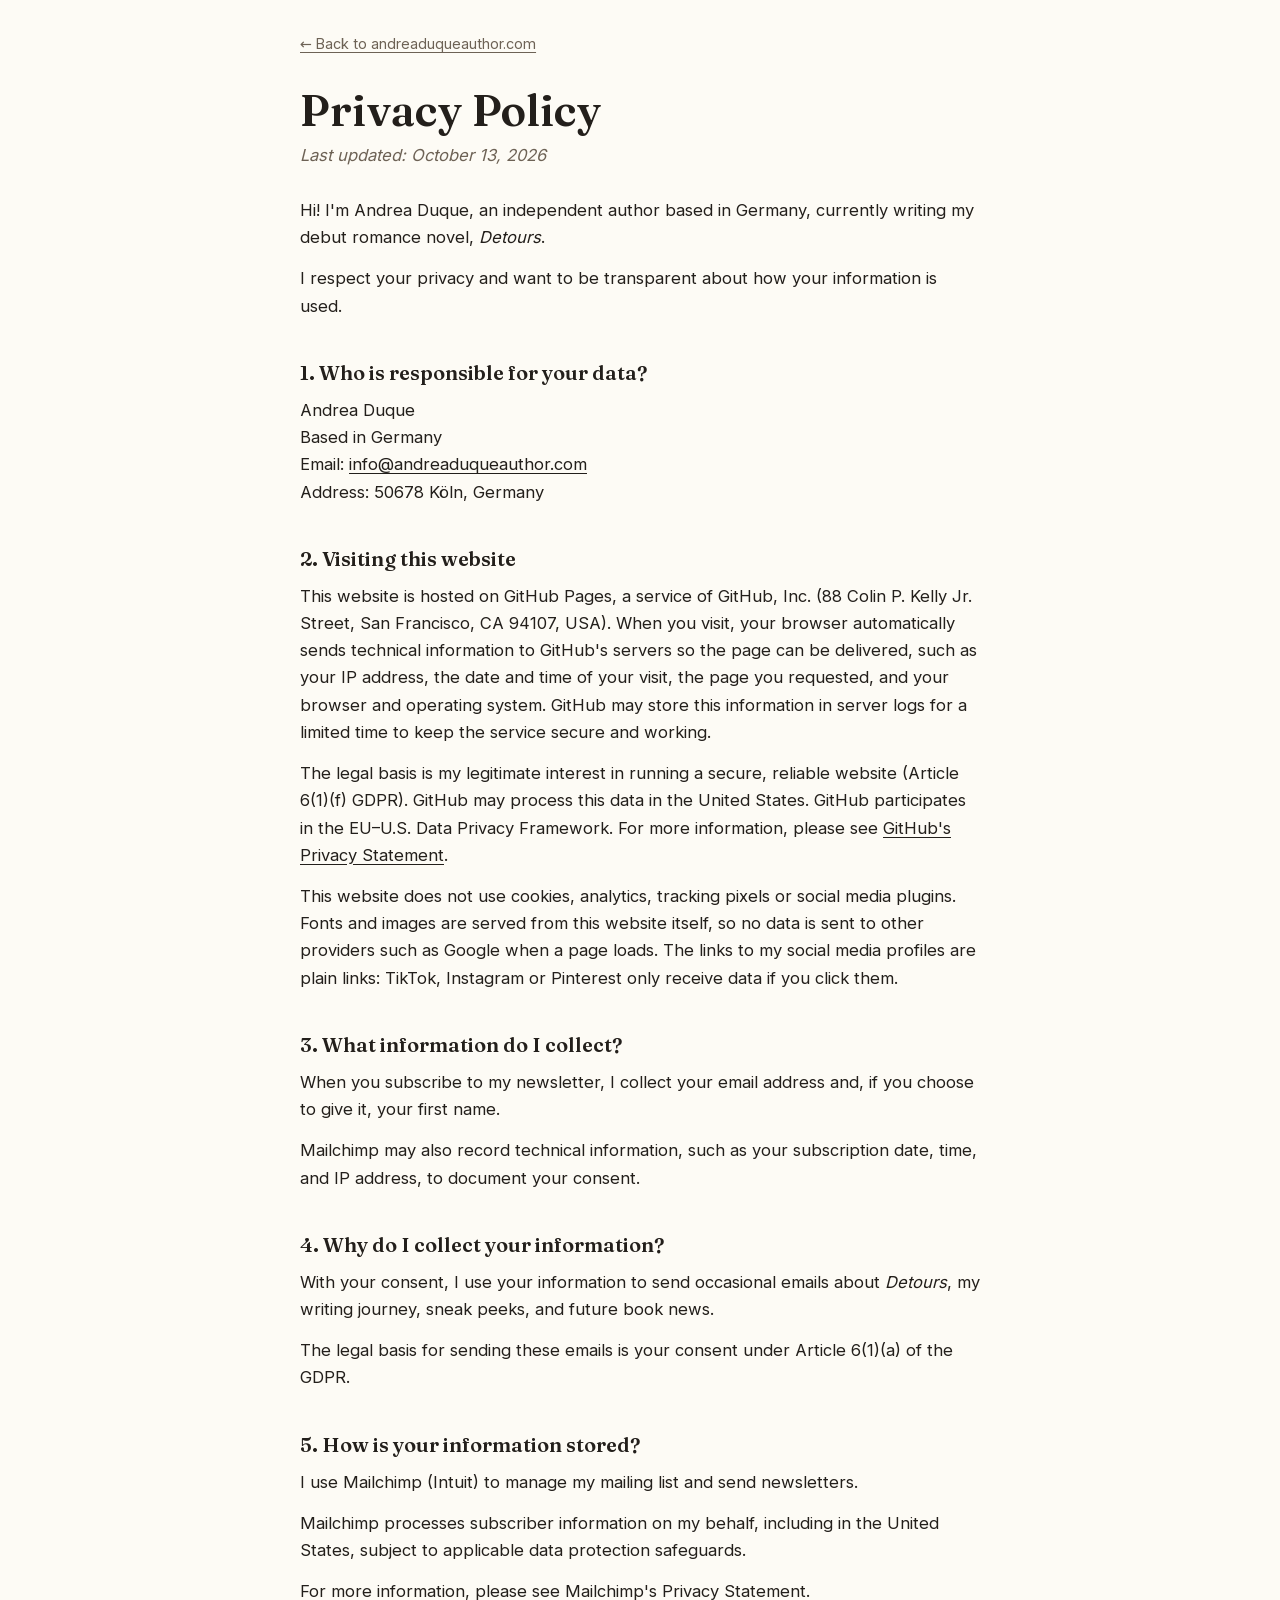
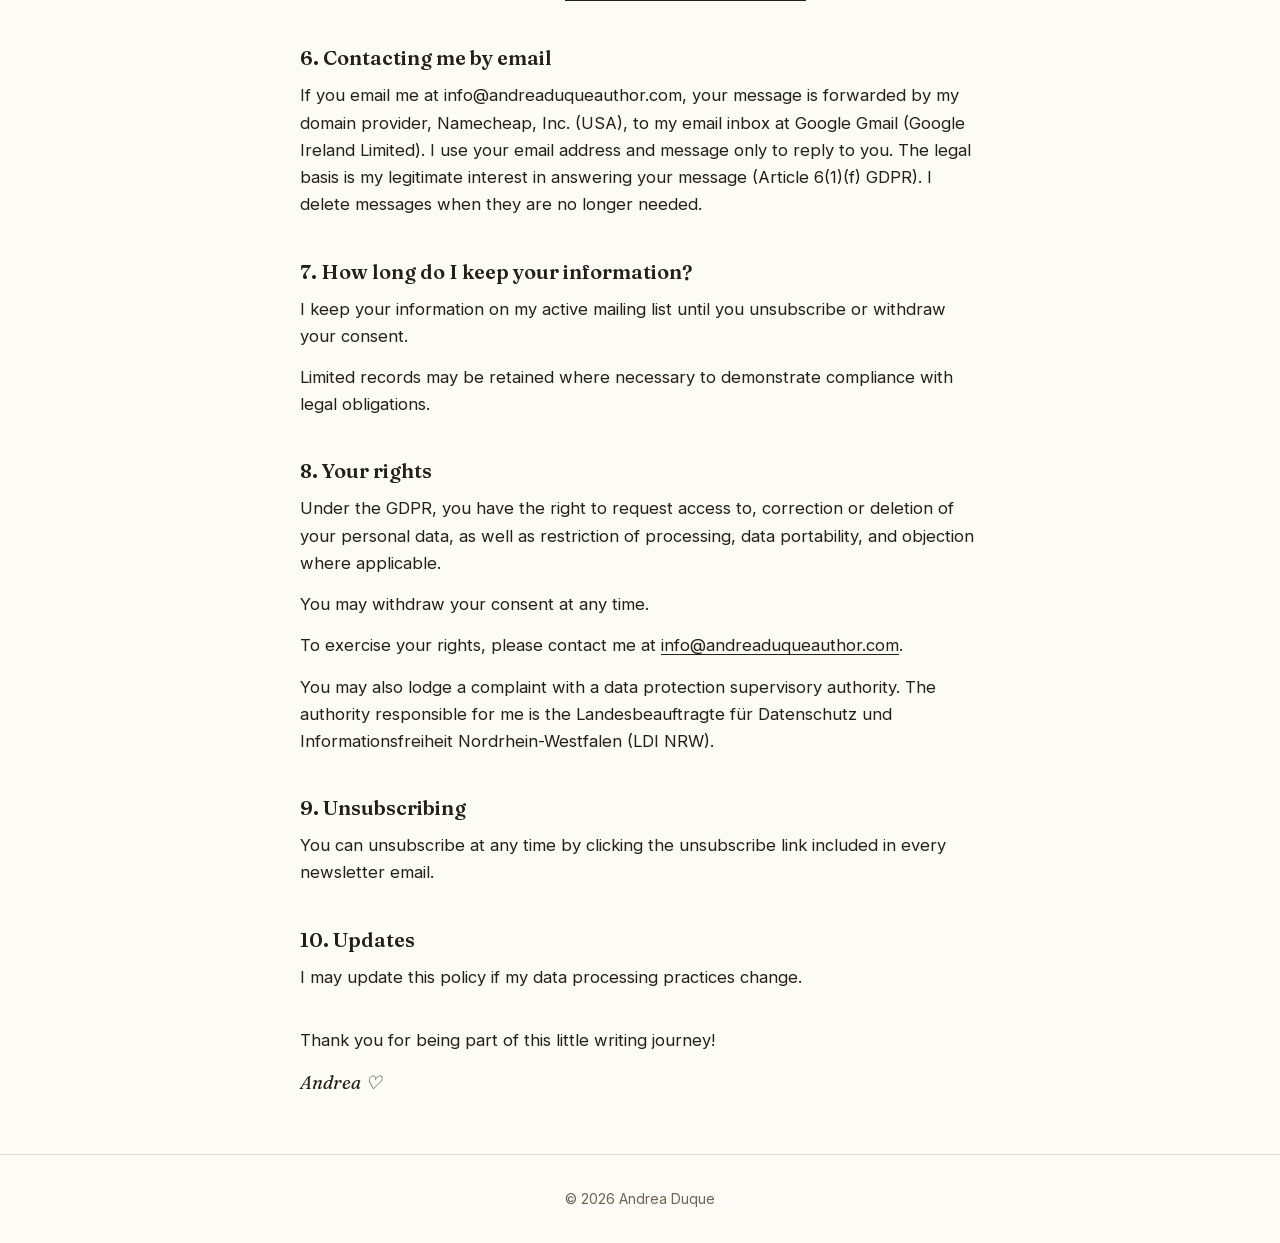
<file: privacy.html>
<!doctype html>
<html lang="en">
<head>
<meta charset="utf-8">
<meta http-equiv="Content-Security-Policy" content="default-src 'none'; style-src 'self' 'unsafe-inline'; font-src 'self'; img-src 'self'; base-uri 'none'; form-action 'none'; object-src 'none'">
<meta name="referrer" content="strict-origin-when-cross-origin">
<meta name="viewport" content="width=device-width,initial-scale=1,viewport-fit=cover">
<title>Privacy Policy — Andrea Duque</title>
<meta name="description" content="How Andrea Duque handles newsletter subscriber information.">
<link rel="canonical" href="https://andreaduqueauthor.com/privacy.html">
<link rel="icon" href="/favicon.ico" sizes="any">
<link rel="icon" type="image/png" sizes="192x192" href="/icon-192.png">
<link rel="apple-touch-icon" href="/apple-touch-icon.png">
<link rel="stylesheet" href="/fonts/fonts.css">
<style>
:root{
  --paper:#FDFBF5;
  --panel-border:#E3DAC5;
  --ink:#231F1B;
  --muted:#6D6255;
  --rose:#C96B2E;
  color-scheme: light;
}
*{box-sizing:border-box;}
body{
  margin:0;
  background:var(--paper);
  color:var(--ink);
  font-family:"Inter",system-ui,sans-serif;
  font-size:16.5px;
  line-height:1.65;
  -webkit-font-smoothing:antialiased;
}
a{color:inherit;text-decoration:underline;text-underline-offset:3px;}
a:focus-visible{outline:2px solid var(--rose);outline-offset:3px;border-radius:3px;}
.wrap{max-width:720px;margin:0 auto;padding:0 20px;}
.serif{font-family:"Fraunces",Georgia,serif;}
.back{display:inline-block;margin:32px 0 0;font-size:0.9rem;color:var(--muted);}
h1{font-family:"Fraunces",Georgia,serif;font-weight:600;font-size:clamp(2rem,6vw,2.75rem);line-height:1.15;margin:28px 0 6px;}
h2{font-family:"Fraunces",Georgia,serif;font-weight:600;font-size:1.25rem;margin:36px 0 8px;}
p{margin:0 0 14px;}
.updated{color:var(--muted);font-style:italic;margin-bottom:28px;}
.signoff{font-family:"Fraunces",Georgia,serif;font-style:italic;font-size:1.15rem;margin-top:8px;}
footer{border-top:1px solid var(--panel-border);margin-top:56px;padding:32px 0;text-align:center;color:var(--muted);font-size:0.88rem;}
</style>
</head>
<body>
<main class="wrap">
  <a class="back" href="/">← Back to andreaduqueauthor.com</a>

  <h1>Privacy Policy</h1>
  <p class="updated">Last updated: October 13, 2026</p>

  <p>Hi! I'm Andrea Duque, an independent author based in Germany, currently writing my debut romance novel, <em>Detours</em>.</p>
  <p>I respect your privacy and want to be transparent about how your information is used.</p>

  <h2>1. Who is responsible for your data?</h2>
  <p>Andrea Duque<br>
  Based in Germany<br>
  Email: <a href="mailto:info@andreaduqueauthor.com">info@andreaduqueauthor.com</a><br>
  Address: 50678 Köln, Germany</p>

  <h2>2. Visiting this website</h2>
  <p>This website is hosted on GitHub Pages, a service of GitHub, Inc. (88 Colin P. Kelly Jr. Street, San Francisco, CA 94107, USA). When you visit, your browser automatically sends technical information to GitHub's servers so the page can be delivered, such as your IP address, the date and time of your visit, the page you requested, and your browser and operating system. GitHub may store this information in server logs for a limited time to keep the service secure and working.</p>
  <p>The legal basis is my legitimate interest in running a secure, reliable website (Article 6(1)(f) GDPR). GitHub may process this data in the United States. GitHub participates in the EU–U.S. Data Privacy Framework. For more information, please see <a href="https://docs.github.com/en/site-policy/privacy-policies/github-general-privacy-statement" target="_blank" rel="noopener noreferrer">GitHub's Privacy Statement</a>.</p>
  <p>This website does not use cookies, analytics, tracking pixels or social media plugins. Fonts and images are served from this website itself, so no data is sent to other providers such as Google when a page loads. The links to my social media profiles are plain links: TikTok, Instagram or Pinterest only receive data if you click them.</p>

  <h2>3. What information do I collect?</h2>
  <p>When you subscribe to my newsletter, I collect your email address and, if you choose to give it, your first name.</p>
  <p>Mailchimp may also record technical information, such as your subscription date, time, and IP address, to document your consent.</p>

  <h2>4. Why do I collect your information?</h2>
  <p>With your consent, I use your information to send occasional emails about <em>Detours</em>, my writing journey, sneak peeks, and future book news.</p>
  <p>The legal basis for sending these emails is your consent under Article 6(1)(a) of the GDPR.</p>

  <h2>5. How is your information stored?</h2>
  <p>I use Mailchimp (Intuit) to manage my mailing list and send newsletters.</p>
  <p>Mailchimp processes subscriber information on my behalf, including in the United States, subject to applicable data protection safeguards.</p>
  <p>For more information, please see <a href="https://www.intuit.com/privacy/statement/" target="_blank" rel="noopener noreferrer">Mailchimp's Privacy Statement</a>.</p>

  <h2>6. Contacting me by email</h2>
  <p>If you email me at info@andreaduqueauthor.com, your message is forwarded by my domain provider, Namecheap, Inc. (USA), to my email inbox at Google Gmail (Google Ireland Limited). I use your email address and message only to reply to you. The legal basis is my legitimate interest in answering your message (Article 6(1)(f) GDPR). I delete messages when they are no longer needed.</p>

  <h2>7. How long do I keep your information?</h2>
  <p>I keep your information on my active mailing list until you unsubscribe or withdraw your consent.</p>
  <p>Limited records may be retained where necessary to demonstrate compliance with legal obligations.</p>

  <h2>8. Your rights</h2>
  <p>Under the GDPR, you have the right to request access to, correction or deletion of your personal data, as well as restriction of processing, data portability, and objection where applicable.</p>
  <p>You may withdraw your consent at any time.</p>
  <p>To exercise your rights, please contact me at <a href="mailto:info@andreaduqueauthor.com">info@andreaduqueauthor.com</a>.</p>
  <p>You may also lodge a complaint with a data protection supervisory authority. The authority responsible for me is the Landesbeauftragte für Datenschutz und Informationsfreiheit Nordrhein-Westfalen (LDI NRW).</p>

  <h2>9. Unsubscribing</h2>
  <p>You can unsubscribe at any time by clicking the unsubscribe link included in every newsletter email.</p>

  <h2>10. Updates</h2>
  <p>I may update this policy if my data processing practices change.</p>

  <p style="margin-top:36px;">Thank you for being part of this little writing journey!</p>
  <p class="signoff">Andrea ♡</p>
</main>
<footer>
  <div class="wrap">© 2026 Andrea Duque</div>
</footer>
</body>
</html>
</file>
<file: fonts/fonts.css>
/* Self-hosted Google Fonts (SIL Open Font License, see OFL-*.txt). Served from this site so visitors' IP addresses aren't sent to Google. */
/* Fraunces italic, latin-ext */
@font-face {
  font-family: 'Fraunces';
  font-style: italic;
  font-weight: 400 700;
  font-display: swap;
  src: url(/fonts/fraunces-italic-latin-ext.woff2) format('woff2');
  unicode-range: U+0100-02BA, U+02BD-02C5, U+02C7-02CC, U+02CE-02D7, U+02DD-02FF, U+0304, U+0308, U+0329, U+1D00-1DBF, U+1E00-1E9F, U+1EF2-1EFF, U+2020, U+20A0-20AB, U+20AD-20C4, U+2113, U+2C60-2C7F, U+A720-A7FF;
}
/* Fraunces italic, latin */
@font-face {
  font-family: 'Fraunces';
  font-style: italic;
  font-weight: 400 700;
  font-display: swap;
  src: url(/fonts/fraunces-italic-latin.woff2) format('woff2');
  unicode-range: U+0000-00FF, U+0131, U+0152-0153, U+02BB-02BC, U+02C6, U+02DA, U+02DC, U+0304, U+0308, U+0329, U+2000-206F, U+20AC, U+2122, U+2191, U+2193, U+2212, U+2215, U+FEFF, U+FFFD;
}
/* Fraunces normal, latin-ext */
@font-face {
  font-family: 'Fraunces';
  font-style: normal;
  font-weight: 400 700;
  font-display: swap;
  src: url(/fonts/fraunces-normal-latin-ext.woff2) format('woff2');
  unicode-range: U+0100-02BA, U+02BD-02C5, U+02C7-02CC, U+02CE-02D7, U+02DD-02FF, U+0304, U+0308, U+0329, U+1D00-1DBF, U+1E00-1E9F, U+1EF2-1EFF, U+2020, U+20A0-20AB, U+20AD-20C4, U+2113, U+2C60-2C7F, U+A720-A7FF;
}
/* Fraunces normal, latin */
@font-face {
  font-family: 'Fraunces';
  font-style: normal;
  font-weight: 400 700;
  font-display: swap;
  src: url(/fonts/fraunces-normal-latin.woff2) format('woff2');
  unicode-range: U+0000-00FF, U+0131, U+0152-0153, U+02BB-02BC, U+02C6, U+02DA, U+02DC, U+0304, U+0308, U+0329, U+2000-206F, U+20AC, U+2122, U+2191, U+2193, U+2212, U+2215, U+FEFF, U+FFFD;
}
/* Inter normal, latin-ext */
@font-face {
  font-family: 'Inter';
  font-style: normal;
  font-weight: 400 700;
  font-display: swap;
  src: url(/fonts/inter-normal-latin-ext.woff2) format('woff2');
  unicode-range: U+0100-02BA, U+02BD-02C5, U+02C7-02CC, U+02CE-02D7, U+02DD-02FF, U+0304, U+0308, U+0329, U+1D00-1DBF, U+1E00-1E9F, U+1EF2-1EFF, U+2020, U+20A0-20AB, U+20AD-20C4, U+2113, U+2C60-2C7F, U+A720-A7FF;
}
/* Inter normal, latin */
@font-face {
  font-family: 'Inter';
  font-style: normal;
  font-weight: 400 700;
  font-display: swap;
  src: url(/fonts/inter-normal-latin.woff2) format('woff2');
  unicode-range: U+0000-00FF, U+0131, U+0152-0153, U+02BB-02BC, U+02C6, U+02DA, U+02DC, U+0304, U+0308, U+0329, U+2000-206F, U+20AC, U+2122, U+2191, U+2193, U+2212, U+2215, U+FEFF, U+FFFD;
}
</file>
